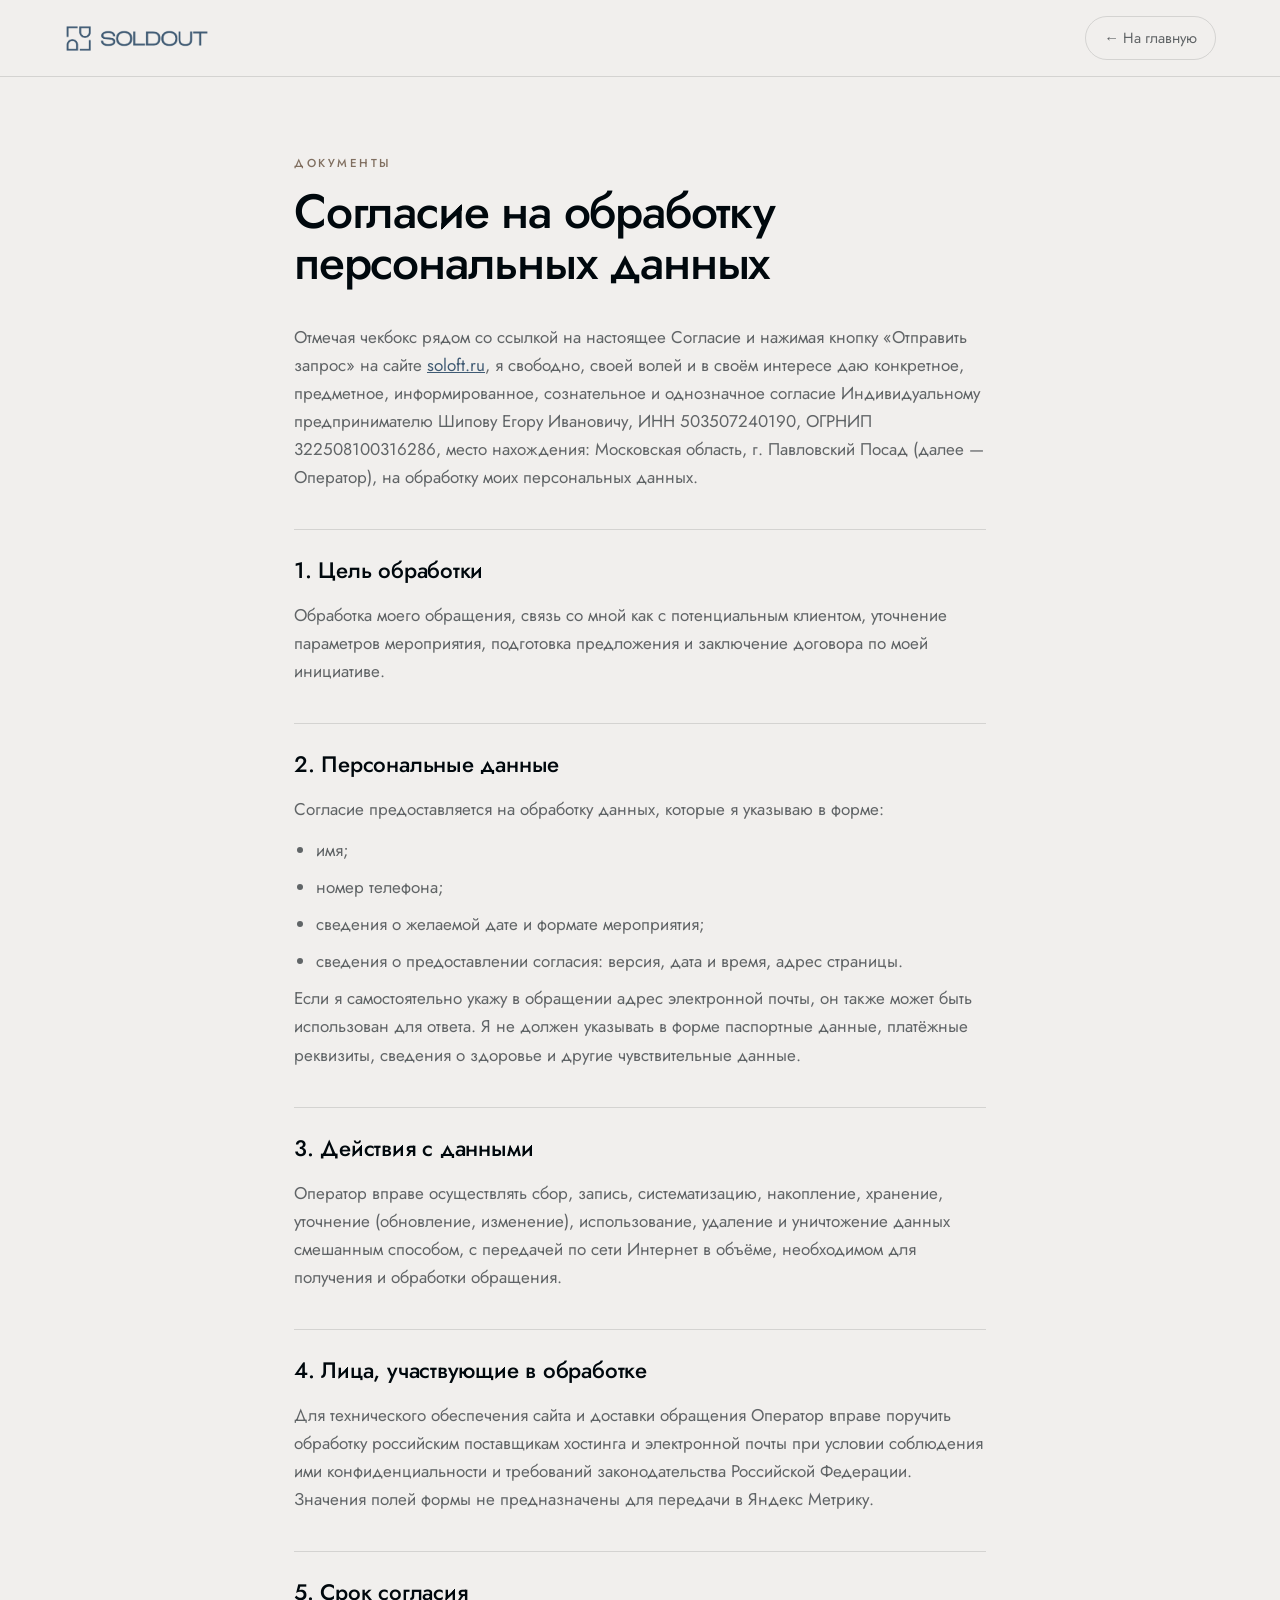
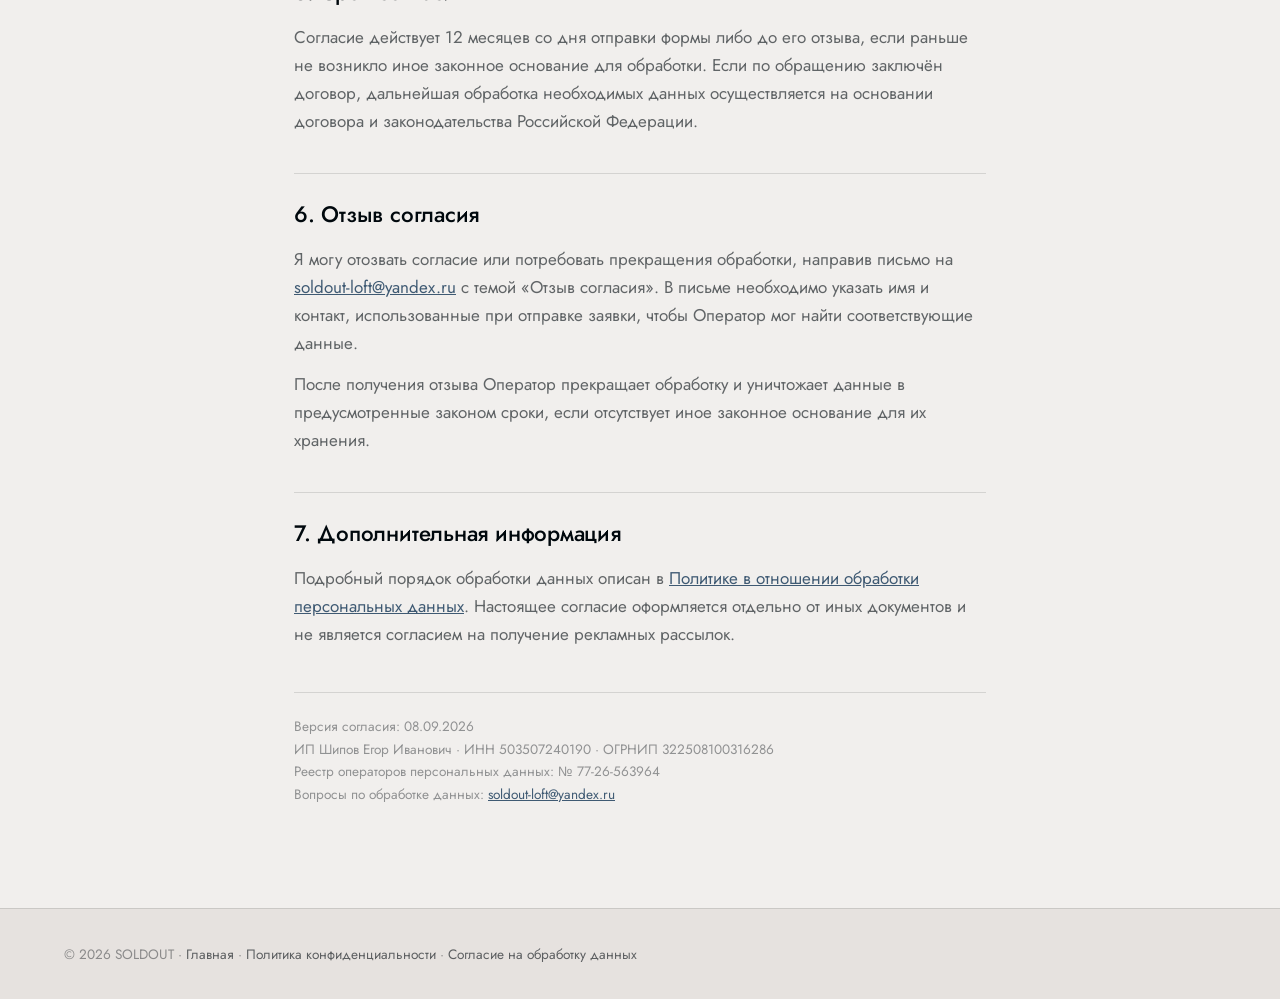
<file: agreement.html>
<!DOCTYPE html>
<html lang="ru">
<head>
<meta charset="utf-8">
<meta name="viewport" content="width=device-width, initial-scale=1">
<title>Согласие на обработку персональных данных — SOLDOUT, лофт для мероприятий в Москве</title>
<meta name="description" content="Согласие на обработку персональных данных при обращении через сайт лофта SOLDOUT.">
<meta name="robots" content="noindex, follow">
<link rel="icon" type="image/png" sizes="32x32" href="/assets/brand/favicon-soloft-light.png?v=20260816" media="(prefers-color-scheme: light)">
<link rel="icon" type="image/png" sizes="32x32" href="/assets/brand/favicon-soloft-dark.png?v=20260816" media="(prefers-color-scheme: dark)">
<link rel="apple-touch-icon" href="/icon-180.png">
<style>
@font-face{font-family:'Jost';font-style:normal;font-weight:300 500;font-display:swap;src:url('/assets/fonts/jost-cyrillic.woff2') format('woff2');unicode-range:U+0301,U+0400-045F,U+0490-0491,U+04B0-04B1,U+2116}
@font-face{font-family:'Jost';font-style:normal;font-weight:300 500;font-display:swap;src:url('/assets/fonts/jost-latin.woff2') format('woff2');unicode-range:U+0000-00FF,U+0131,U+0152-0153,U+2000-206F,U+20AC,U+2122,U+2191,U+2193,U+2212,U+2215}
:root{--slate:#3F5A73;--bone:#E6E2DF;--white:#FFFFFF;--ink:#00080D;
  --bone-l:color-mix(in srgb,var(--bone) 55%,var(--white));--taupe:#806F60;
  --ink-60:rgba(0,8,13,.6);--ink-40:rgba(0,8,13,.4);--ink-12:rgba(0,8,13,.12);
  --font:'Jost',-apple-system,BlinkMacSystemFont,sans-serif;--pad:clamp(20px,5vw,72px)}
*{box-sizing:border-box;margin:0;padding:0}
body{background:var(--bone-l);color:var(--ink);font-family:var(--font);font-size:17px;
  line-height:1.65;font-weight:400;-webkit-font-smoothing:antialiased}
a{color:var(--slate)}
.wrap{max-width:820px;margin:0 auto;padding:0 var(--pad)}
header{border-bottom:1px solid var(--ink-12);background:var(--bone-l);position:sticky;top:0;z-index:5}
header .wrap{max-width:1320px;display:flex;align-items:center;justify-content:space-between;
  gap:20px;padding-block:16px}
header img{height:25px;width:auto;display:block}
.back{font-size:.92rem;color:var(--ink-60);text-decoration:none;display:inline-flex;
  align-items:center;gap:8px;padding:9px 18px;border:1px solid var(--ink-12);border-radius:100px;
  transition:.25s}
.back:hover{border-color:var(--slate);color:var(--slate)}
main{padding-block:clamp(40px,6vw,80px) clamp(50px,7vw,90px)}
.lbl{font-size:.72rem;letter-spacing:.22em;text-transform:uppercase;font-weight:500;
  color:var(--taupe);display:block;margin-bottom:14px}
h1{font-size:clamp(1.9rem,4vw,3rem);font-weight:500;letter-spacing:-.025em;line-height:1.06;
  margin-bottom:34px}
h2{font-size:clamp(1.15rem,2vw,1.4rem);font-weight:500;letter-spacing:-.01em;
  margin:38px 0 12px;padding-top:22px;border-top:1px solid var(--ink-12)}
p{margin-bottom:13px;color:var(--ink-60)}
li{margin:0 0 9px 22px;color:var(--ink-60)}
.upd{font-size:.85rem;color:var(--ink-40);margin-top:44px;padding-top:22px;
  border-top:1px solid var(--ink-12)}
footer{border-top:1px solid var(--ink-12);background:var(--bone);padding-block:34px;
  font-size:.85rem;color:var(--ink-40)}
footer .wrap{max-width:1320px}
footer a{color:var(--ink-60);text-decoration:none}
footer a:hover{color:var(--slate)}
</style>
</head>
<body>
<header><div class="wrap">
  <a href="/"><img src="assets/brand/logo-h-dark-c.png" alt="SOLDOUT"></a>
  <a class="back" href="/">← На главную</a>
</div></header>
<main><div class="wrap">
<span class="lbl">Документы</span>
<h1>Согласие на обработку персональных данных</h1>
<p>Отмечая чекбокс рядом со ссылкой на настоящее Согласие и нажимая кнопку «Отправить запрос» на сайте <a href="https://soloft.ru/">soloft.ru</a>, я свободно, своей волей и в своём интересе даю конкретное, предметное, информированное, сознательное и однозначное согласие Индивидуальному предпринимателю Шипову Егору Ивановичу, ИНН 503507240190, ОГРНИП 322508100316286, место нахождения: Московская область, г. Павловский Посад (далее — Оператор), на обработку моих персональных данных.</p>
<h2>1. Цель обработки</h2>
<p>Обработка моего обращения, связь со мной как с потенциальным клиентом, уточнение параметров мероприятия, подготовка предложения и заключение договора по моей инициативе.</p>
<h2>2. Персональные данные</h2>
<p>Согласие предоставляется на обработку данных, которые я указываю в форме:</p>
<ul>
  <li>имя;</li>
  <li>номер телефона;</li>
  <li>сведения о желаемой дате и формате мероприятия;</li>
  <li>сведения о предоставлении согласия: версия, дата и время, адрес страницы.</li>
</ul>
<p>Если я самостоятельно укажу в обращении адрес электронной почты, он также может быть использован для ответа. Я не должен указывать в форме паспортные данные, платёжные реквизиты, сведения о здоровье и другие чувствительные данные.</p>
<h2>3. Действия с данными</h2>
<p>Оператор вправе осуществлять сбор, запись, систематизацию, накопление, хранение, уточнение (обновление, изменение), использование, удаление и уничтожение данных смешанным способом, с передачей по сети Интернет в объёме, необходимом для получения и обработки обращения.</p>
<h2>4. Лица, участвующие в обработке</h2>
<p>Для технического обеспечения сайта и доставки обращения Оператор вправе поручить обработку российским поставщикам хостинга и электронной почты при условии соблюдения ими конфиденциальности и требований законодательства Российской Федерации. Значения полей формы не предназначены для передачи в Яндекс Метрику.</p>
<h2>5. Срок согласия</h2>
<p>Согласие действует 12 месяцев со дня отправки формы либо до его отзыва, если раньше не возникло иное законное основание для обработки. Если по обращению заключён договор, дальнейшая обработка необходимых данных осуществляется на основании договора и законодательства Российской Федерации.</p>
<h2>6. Отзыв согласия</h2>
<p>Я могу отозвать согласие или потребовать прекращения обработки, направив письмо на <a href="mailto:soldout-loft@yandex.ru">soldout-loft@yandex.ru</a> с темой «Отзыв согласия». В письме необходимо указать имя и контакт, использованные при отправке заявки, чтобы Оператор мог найти соответствующие данные.</p>
<p>После получения отзыва Оператор прекращает обработку и уничтожает данные в предусмотренные законом сроки, если отсутствует иное законное основание для их хранения.</p>
<h2>7. Дополнительная информация</h2>
<p>Подробный порядок обработки данных описан в <a href="/privacy">Политике в отношении обработки персональных данных</a>. Настоящее согласие оформляется отдельно от иных документов и не является согласием на получение рекламных рассылок.</p>
<p class="upd">Версия согласия: 08.09.2026<br>
ИП Шипов Егор Иванович · ИНН 503507240190 · ОГРНИП 322508100316286<br>
Реестр операторов персональных данных: № 77-26-563964<br>
Вопросы по обработке данных: <a href="mailto:soldout-loft@yandex.ru">soldout-loft@yandex.ru</a></p>
</div></main>
<footer><div class="wrap">
  © 2026 SOLDOUT · <a href="/">Главная</a> ·
  <a href="/privacy">Политика конфиденциальности</a> ·
  <a href="/agreement">Согласие на обработку данных</a>
</div></footer>
</body>
</html>
</file>
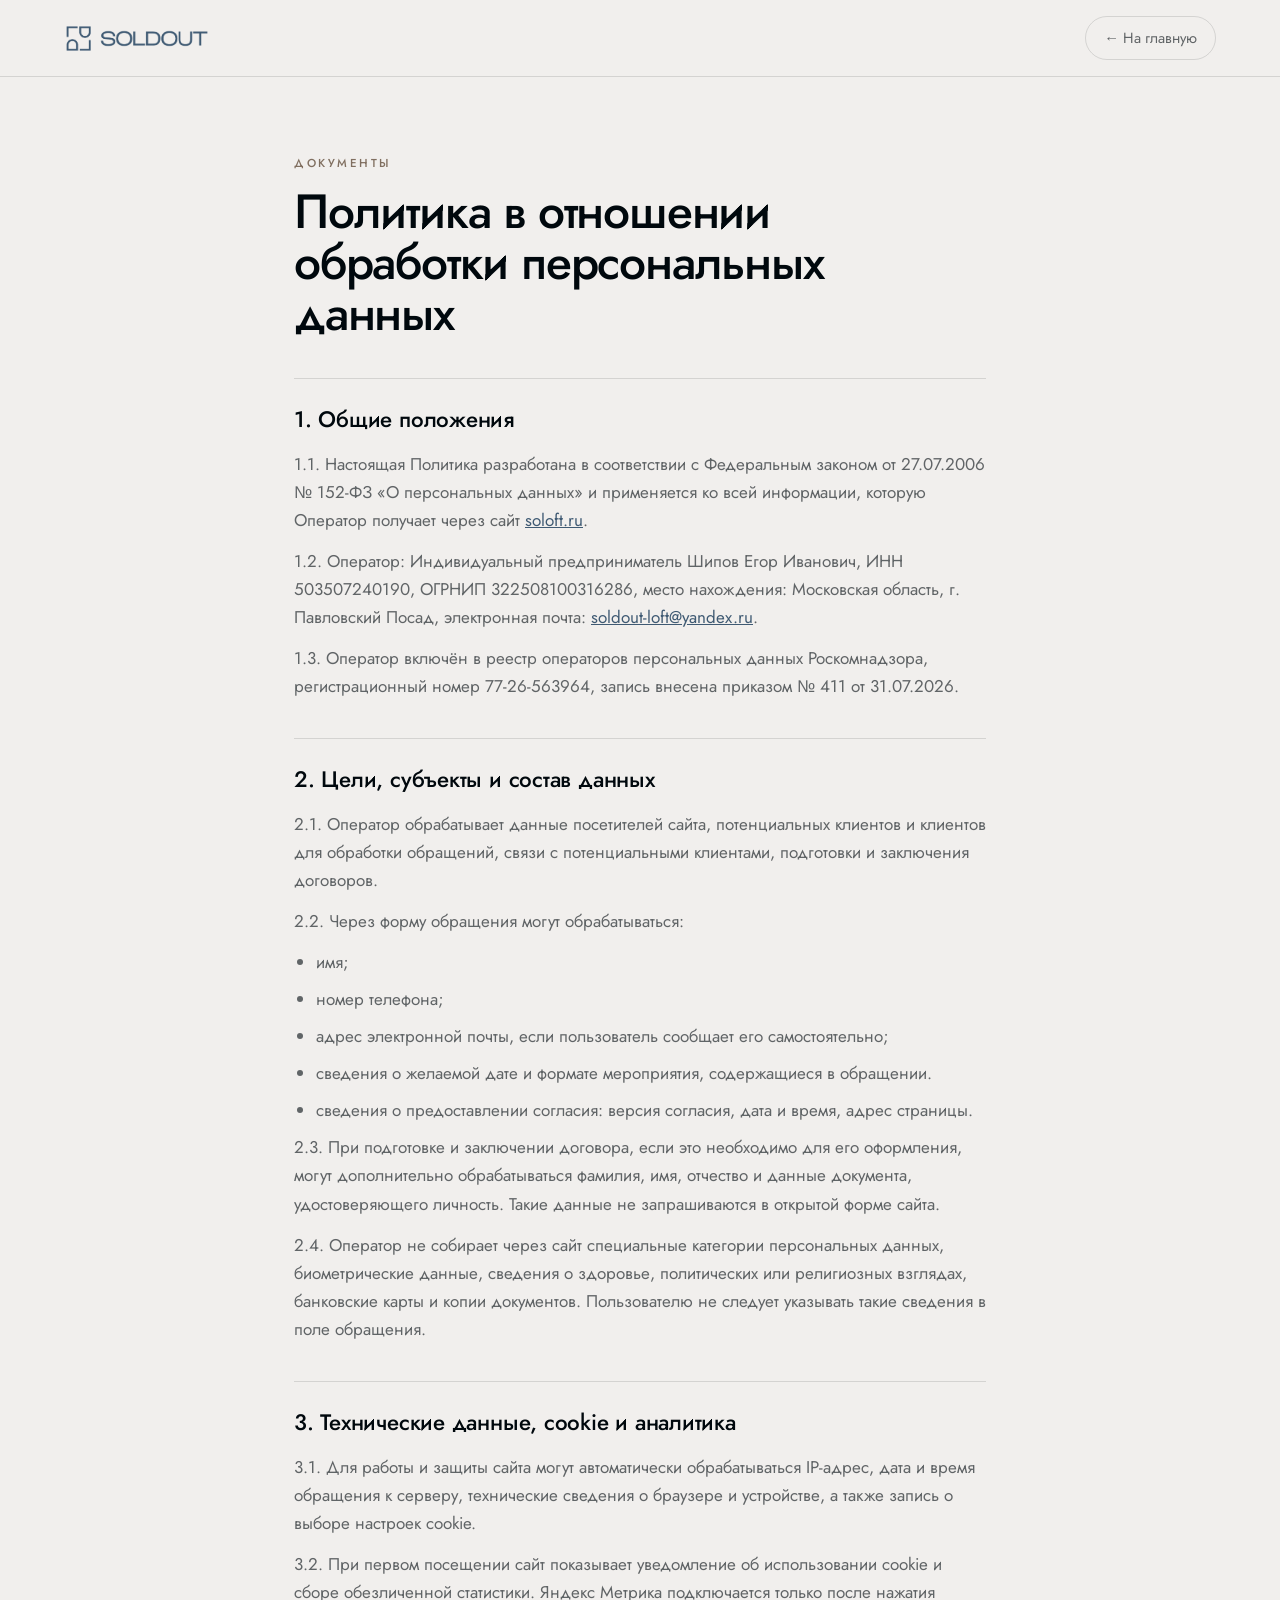
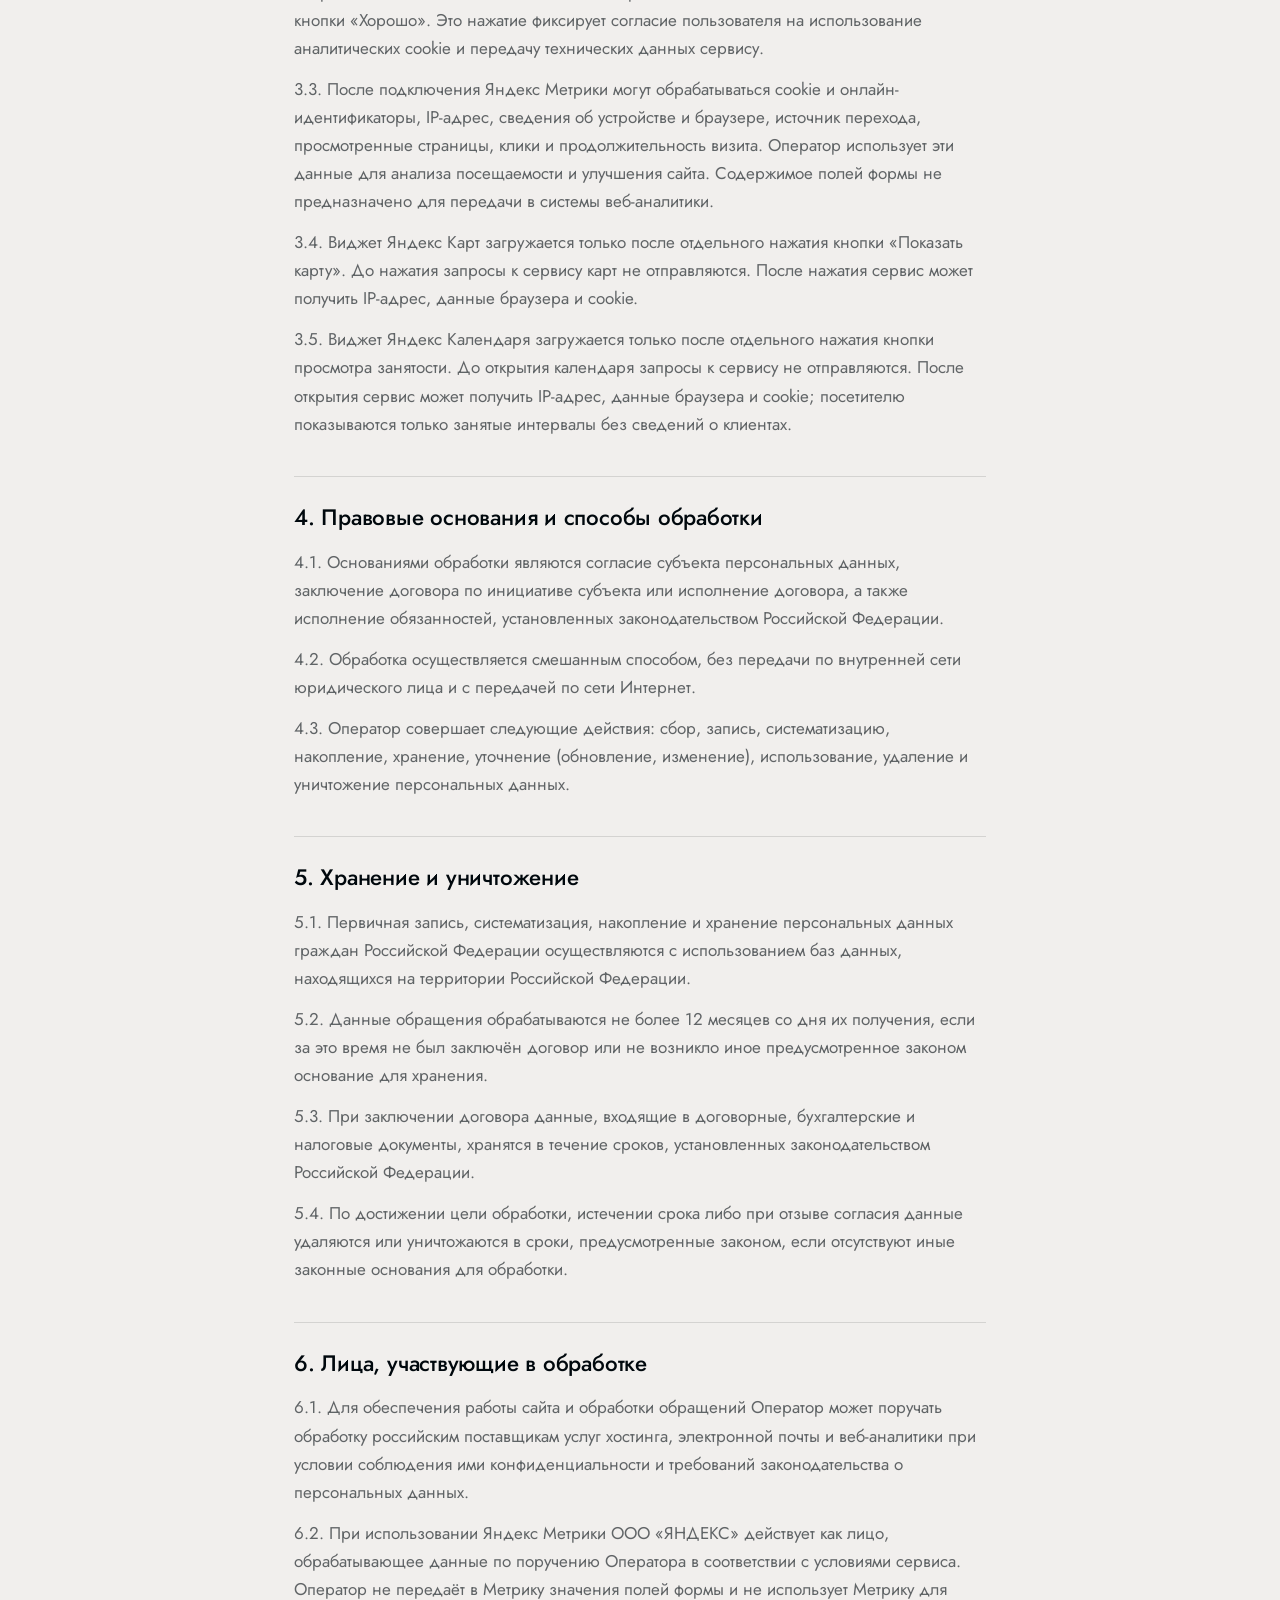
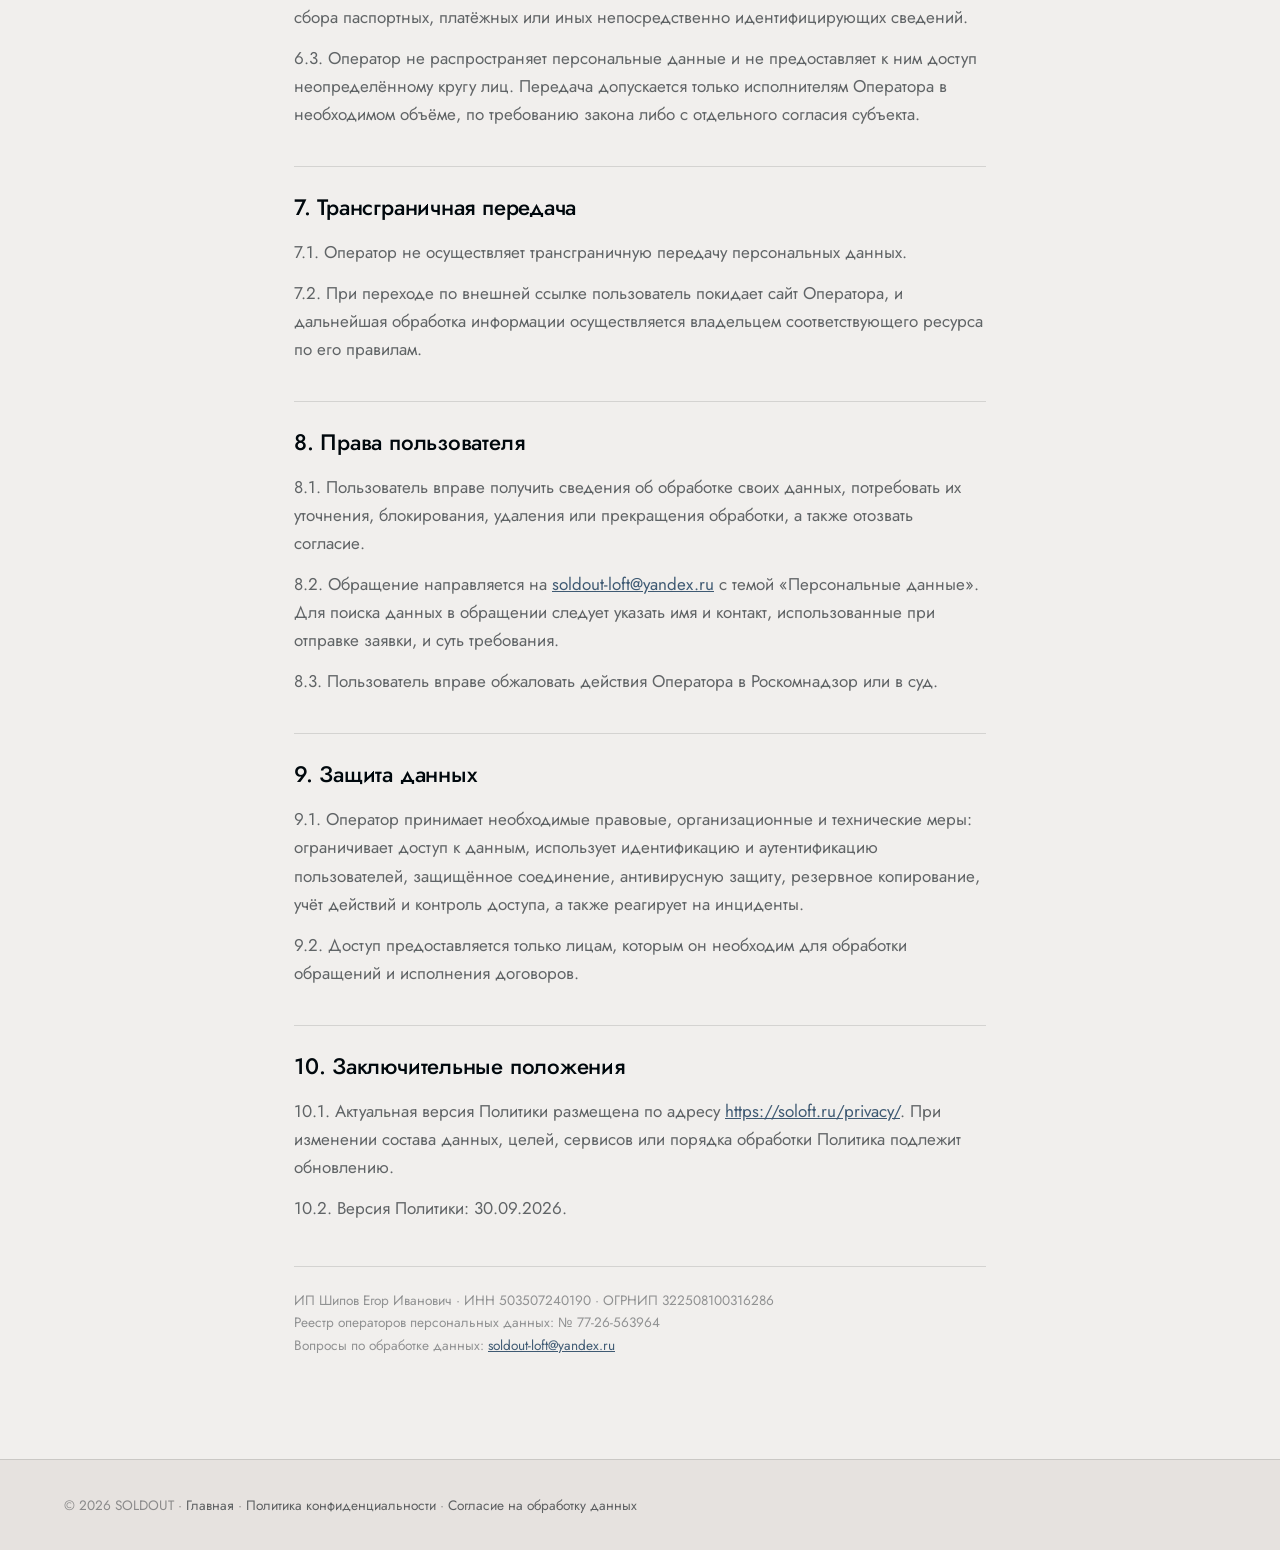
<file: privacy.html>
<!DOCTYPE html>
<html lang="ru">
<head>
<meta charset="utf-8">
<meta name="viewport" content="width=device-width, initial-scale=1">
<title>Политика конфиденциальности — SOLDOUT, лофт для мероприятий в Москве</title>
<meta name="description" content="Политика обработки персональных данных лофта SOLDOUT (ИП Шипов Е.И.) в соответствии с 152-ФЗ.">
<meta name="robots" content="noindex, follow">
<link rel="icon" type="image/png" sizes="32x32" href="/assets/brand/favicon-soloft-light.png?v=20260816" media="(prefers-color-scheme: light)">
<link rel="icon" type="image/png" sizes="32x32" href="/assets/brand/favicon-soloft-dark.png?v=20260816" media="(prefers-color-scheme: dark)">
<link rel="apple-touch-icon" href="/icon-180.png">
<style>
@font-face{font-family:'Jost';font-style:normal;font-weight:300 500;font-display:swap;src:url('/assets/fonts/jost-cyrillic.woff2') format('woff2');unicode-range:U+0301,U+0400-045F,U+0490-0491,U+04B0-04B1,U+2116}
@font-face{font-family:'Jost';font-style:normal;font-weight:300 500;font-display:swap;src:url('/assets/fonts/jost-latin.woff2') format('woff2');unicode-range:U+0000-00FF,U+0131,U+0152-0153,U+2000-206F,U+20AC,U+2122,U+2191,U+2193,U+2212,U+2215}
:root{--slate:#3F5A73;--bone:#E6E2DF;--white:#FFFFFF;--ink:#00080D;
  --bone-l:color-mix(in srgb,var(--bone) 55%,var(--white));--taupe:#806F60;
  --ink-60:rgba(0,8,13,.6);--ink-40:rgba(0,8,13,.4);--ink-12:rgba(0,8,13,.12);
  --font:'Jost',-apple-system,BlinkMacSystemFont,sans-serif;--pad:clamp(20px,5vw,72px)}
*{box-sizing:border-box;margin:0;padding:0}
body{background:var(--bone-l);color:var(--ink);font-family:var(--font);font-size:17px;line-height:1.65;font-weight:400;-webkit-font-smoothing:antialiased}
a{color:var(--slate)}
.wrap{max-width:820px;margin:0 auto;padding:0 var(--pad)}
header{border-bottom:1px solid var(--ink-12);background:var(--bone-l);position:sticky;top:0;z-index:5}
header .wrap{max-width:1320px;display:flex;align-items:center;justify-content:space-between;gap:20px;padding-block:16px}
header img{height:25px;width:auto;display:block}
.back{font-size:.92rem;color:var(--ink-60);text-decoration:none;display:inline-flex;align-items:center;gap:8px;padding:9px 18px;border:1px solid var(--ink-12);border-radius:100px;transition:.25s}
.back:hover{border-color:var(--slate);color:var(--slate)}
main{padding-block:clamp(40px,6vw,80px) clamp(50px,7vw,90px)}
.lbl{font-size:.72rem;letter-spacing:.22em;text-transform:uppercase;font-weight:500;color:var(--taupe);display:block;margin-bottom:14px}
h1{font-size:clamp(1.9rem,4vw,3rem);font-weight:500;letter-spacing:-.025em;line-height:1.06;margin-bottom:34px}
h2{font-size:clamp(1.15rem,2vw,1.4rem);font-weight:500;letter-spacing:-.01em;margin:38px 0 12px;padding-top:22px;border-top:1px solid var(--ink-12)}
p{margin-bottom:13px;color:var(--ink-60)}
li{margin:0 0 9px 22px;color:var(--ink-60)}
.upd{font-size:.85rem;color:var(--ink-40);margin-top:44px;padding-top:22px;border-top:1px solid var(--ink-12)}
footer{border-top:1px solid var(--ink-12);background:var(--bone);padding-block:34px;font-size:.85rem;color:var(--ink-40)}
footer .wrap{max-width:1320px}
footer a{color:var(--ink-60);text-decoration:none}
footer a:hover{color:var(--slate)}
</style>
</head>
<body>
<header><div class="wrap">
  <a href="/"><img src="assets/brand/logo-h-dark-c.png" alt="SOLDOUT"></a>
  <a class="back" href="/">← На главную</a>
</div></header>
<main><div class="wrap">
<span class="lbl">Документы</span>
<h1>Политика в отношении обработки персональных данных</h1>

<h2>1. Общие положения</h2>
<p>1.1. Настоящая Политика разработана в соответствии с Федеральным законом от 27.07.2006 № 152-ФЗ «О персональных данных» и применяется ко всей информации, которую Оператор получает через сайт <a href="https://soloft.ru/">soloft.ru</a>.</p>
<p>1.2. Оператор: Индивидуальный предприниматель Шипов Егор Иванович, ИНН 503507240190, ОГРНИП 322508100316286, место нахождения: Московская область, г. Павловский Посад, электронная почта: <a href="mailto:soldout-loft@yandex.ru">soldout-loft@yandex.ru</a>.</p>
<p>1.3. Оператор включён в реестр операторов персональных данных Роскомнадзора, регистрационный номер 77-26-563964, запись внесена приказом № 411 от 31.07.2026.</p>

<h2>2. Цели, субъекты и состав данных</h2>
<p>2.1. Оператор обрабатывает данные посетителей сайта, потенциальных клиентов и клиентов для обработки обращений, связи с потенциальными клиентами, подготовки и заключения договоров.</p>
<p>2.2. Через форму обращения могут обрабатываться:</p>
<ul>
  <li>имя;</li>
  <li>номер телефона;</li>
  <li>адрес электронной почты, если пользователь сообщает его самостоятельно;</li>
  <li>сведения о желаемой дате и формате мероприятия, содержащиеся в обращении.</li>
  <li>сведения о предоставлении согласия: версия согласия, дата и время, адрес страницы.</li>
</ul>
<p>2.3. При подготовке и заключении договора, если это необходимо для его оформления, могут дополнительно обрабатываться фамилия, имя, отчество и данные документа, удостоверяющего личность. Такие данные не запрашиваются в открытой форме сайта.</p>
<p>2.4. Оператор не собирает через сайт специальные категории персональных данных, биометрические данные, сведения о здоровье, политических или религиозных взглядах, банковские карты и копии документов. Пользователю не следует указывать такие сведения в поле обращения.</p>

<h2>3. Технические данные, cookie и аналитика</h2>
<p>3.1. Для работы и защиты сайта могут автоматически обрабатываться IP-адрес, дата и время обращения к серверу, технические сведения о браузере и устройстве, а также запись о выборе настроек cookie.</p>
<p>3.2. При первом посещении сайт показывает уведомление об использовании cookie и сборе обезличенной статистики. Яндекс Метрика подключается только после нажатия кнопки «Хорошо». Это нажатие фиксирует согласие пользователя на использование аналитических cookie и передачу технических данных сервису.</p>
<p>3.3. После подключения Яндекс Метрики могут обрабатываться cookie и онлайн-идентификаторы, IP-адрес, сведения об устройстве и браузере, источник перехода, просмотренные страницы, клики и продолжительность визита. Оператор использует эти данные для анализа посещаемости и улучшения сайта. Содержимое полей формы не предназначено для передачи в системы веб-аналитики.</p>
<p>3.4. Виджет Яндекс Карт загружается только после отдельного нажатия кнопки «Показать карту». До нажатия запросы к сервису карт не отправляются. После нажатия сервис может получить IP-адрес, данные браузера и cookie.</p>
<p>3.5. Виджет Яндекс Календаря загружается только после отдельного нажатия кнопки просмотра занятости. До открытия календаря запросы к сервису не отправляются. После открытия сервис может получить IP-адрес, данные браузера и cookie; посетителю показываются только занятые интервалы без сведений о клиентах.</p>

<h2>4. Правовые основания и способы обработки</h2>
<p>4.1. Основаниями обработки являются согласие субъекта персональных данных, заключение договора по инициативе субъекта или исполнение договора, а также исполнение обязанностей, установленных законодательством Российской Федерации.</p>
<p>4.2. Обработка осуществляется смешанным способом, без передачи по внутренней сети юридического лица и с передачей по сети Интернет.</p>
<p>4.3. Оператор совершает следующие действия: сбор, запись, систематизацию, накопление, хранение, уточнение (обновление, изменение), использование, удаление и уничтожение персональных данных.</p>

<h2>5. Хранение и уничтожение</h2>
<p>5.1. Первичная запись, систематизация, накопление и хранение персональных данных граждан Российской Федерации осуществляются с использованием баз данных, находящихся на территории Российской Федерации.</p>
<p>5.2. Данные обращения обрабатываются не более 12 месяцев со дня их получения, если за это время не был заключён договор или не возникло иное предусмотренное законом основание для хранения.</p>
<p>5.3. При заключении договора данные, входящие в договорные, бухгалтерские и налоговые документы, хранятся в течение сроков, установленных законодательством Российской Федерации.</p>
<p>5.4. По достижении цели обработки, истечении срока либо при отзыве согласия данные удаляются или уничтожаются в сроки, предусмотренные законом, если отсутствуют иные законные основания для обработки.</p>

<h2>6. Лица, участвующие в обработке</h2>
<p>6.1. Для обеспечения работы сайта и обработки обращений Оператор может поручать обработку российским поставщикам услуг хостинга, электронной почты и веб-аналитики при условии соблюдения ими конфиденциальности и требований законодательства о персональных данных.</p>
<p>6.2. При использовании Яндекс Метрики ООО «ЯНДЕКС» действует как лицо, обрабатывающее данные по поручению Оператора в соответствии с условиями сервиса. Оператор не передаёт в Метрику значения полей формы и не использует Метрику для сбора паспортных, платёжных или иных непосредственно идентифицирующих сведений.</p>
<p>6.3. Оператор не распространяет персональные данные и не предоставляет к ним доступ неопределённому кругу лиц. Передача допускается только исполнителям Оператора в необходимом объёме, по требованию закона либо с отдельного согласия субъекта.</p>

<h2>7. Трансграничная передача</h2>
<p>7.1. Оператор не осуществляет трансграничную передачу персональных данных.</p>
<p>7.2. При переходе по внешней ссылке пользователь покидает сайт Оператора, и дальнейшая обработка информации осуществляется владельцем соответствующего ресурса по его правилам.</p>

<h2>8. Права пользователя</h2>
<p>8.1. Пользователь вправе получить сведения об обработке своих данных, потребовать их уточнения, блокирования, удаления или прекращения обработки, а также отозвать согласие.</p>
<p>8.2. Обращение направляется на <a href="mailto:soldout-loft@yandex.ru">soldout-loft@yandex.ru</a> с темой «Персональные данные». Для поиска данных в обращении следует указать имя и контакт, использованные при отправке заявки, и суть требования.</p>
<p>8.3. Пользователь вправе обжаловать действия Оператора в Роскомнадзор или в суд.</p>

<h2>9. Защита данных</h2>
<p>9.1. Оператор принимает необходимые правовые, организационные и технические меры: ограничивает доступ к данным, использует идентификацию и аутентификацию пользователей, защищённое соединение, антивирусную защиту, резервное копирование, учёт действий и контроль доступа, а также реагирует на инциденты.</p>
<p>9.2. Доступ предоставляется только лицам, которым он необходим для обработки обращений и исполнения договоров.</p>

<h2>10. Заключительные положения</h2>
<p>10.1. Актуальная версия Политики размещена по адресу <a href="https://soloft.ru/privacy/">https://soloft.ru/privacy/</a>. При изменении состава данных, целей, сервисов или порядка обработки Политика подлежит обновлению.</p>
<p>10.2. Версия Политики: 30.09.2026.</p>
<p class="upd">ИП Шипов Егор Иванович · ИНН 503507240190 · ОГРНИП 322508100316286<br>
Реестр операторов персональных данных: № 77-26-563964<br>
Вопросы по обработке данных: <a href="mailto:soldout-loft@yandex.ru">soldout-loft@yandex.ru</a></p>
</div></main>
<footer><div class="wrap">
  © 2026 SOLDOUT · <a href="/">Главная</a> ·
  <a href="/privacy">Политика конфиденциальности</a> ·
  <a href="/agreement">Согласие на обработку данных</a>
</div></footer>
</body>
</html>
</file>
